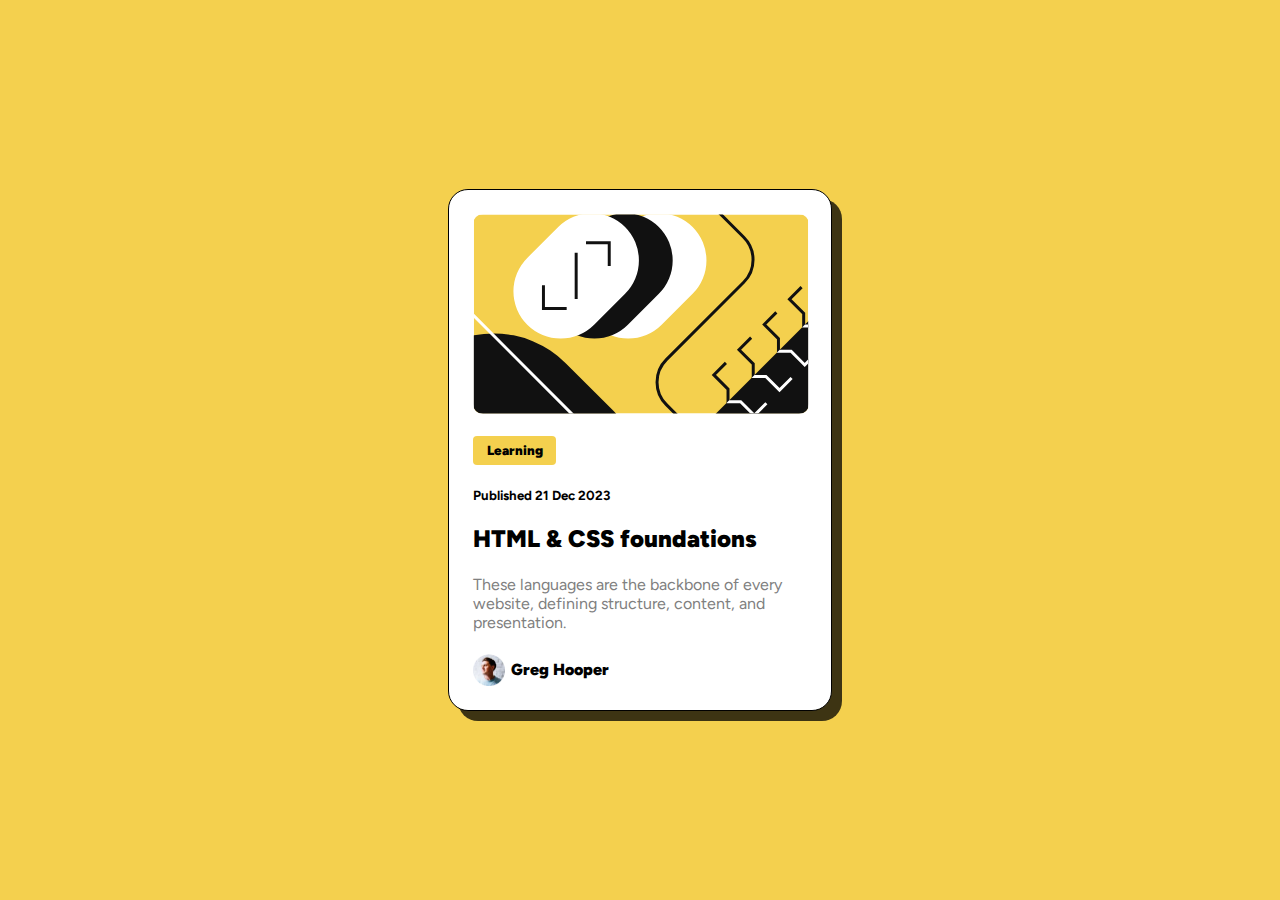
<file: blog-preview-card-main/index.html>
<!DOCTYPE html>
<html lang="en">
  <head>
    <meta charset="UTF-8" />
    <meta name="viewport" content="width=device-width, initial-scale=1.0" />
    <link
      rel="icon"
      type="image/png"
      sizes="32x32"
      href="./assets/images/favicon-32x32.png"
    />
    <link rel="stylesheet" href="style.css" />
    <style>
      @import url("https://fonts.googleapis.com/css2?family=Figtree:ital,wght@0,300..900;1,300..900&display=swap");
    </style>
    <title>Frontend Mentor | Blog preview card</title>
  </head>
  <body>
    <div class="blog-card">
      <div class="content">
        <img
          id="html-img"
          src="./assets/images/illustration-article.svg"
          alt="html img"
        />
        <button class="learning">Learning</button>
        <h5>Published 21 Dec 2023</h5>
        <h2>HTML & CSS foundations</h2>
        <p>
          These languages are the backbone of every website, defining structure,
          content, and presentation.
        </p>
        <div class="info">
          <img id="user" src="./assets/images/image-avatar.webp" alt="pfp" />
          Greg Hooper
        </div>
      </div>
    </div>
  </body>
</html>
</file>
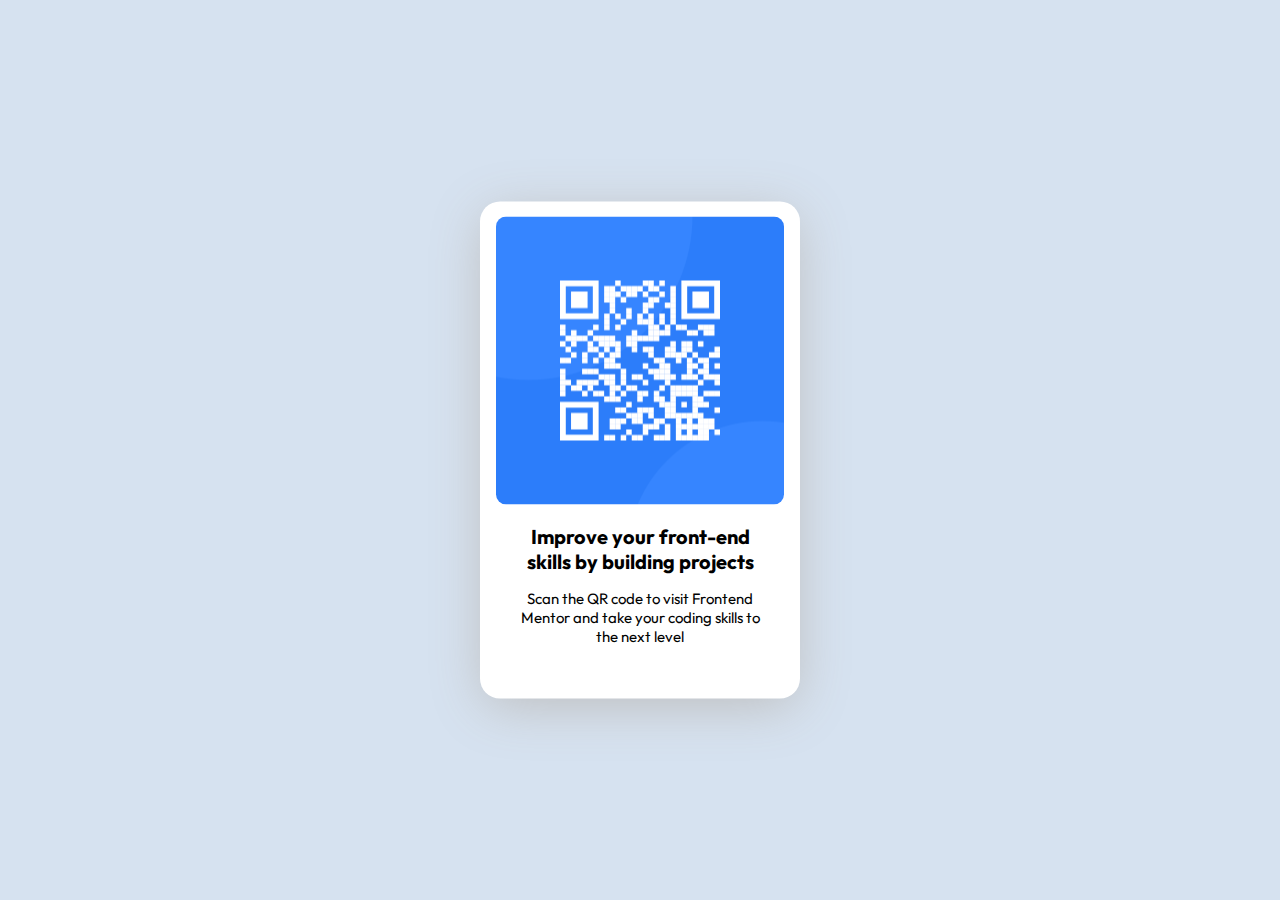
<file: qr-code-component-main/index.html>
<!DOCTYPE html>
<html lang="en">
  <head>
    <meta charset="UTF-8" />
    <meta name="viewport" content="width=device-width, initial-scale=1.0" />
    <!-- displays site properly based on user's device -->
    <link
      rel="icon"
      type="image/png"
      sizes="32x32"
      href="./images/favicon-32x32.png"
    />
    <title>Frontend Mentor | QR code component</title>
    <link rel="stylesheet" href="style.css" />
    <style>
      @import url("https://fonts.googleapis.com/css2?family=Outfit:wght@100..900&display=swap");
    </style>
  </head>
  <body>
    <div class="qr-component">
      <div class="qr-box">
        <img src="./images/image-qr-code.png" alt="error" />
      </div>
      <div class="heading">
        Improve your front-end skills by building projects
      </div>
      <p>
        Scan the QR code to visit Frontend Mentor and take your coding skills to
        the next level
      </p>
    </div>
  </body>
</html>
</file>
<file: blog-preview-card-main/style.css>
:root {
  --yellow: hsl(47, 88%, 63%);
  --grey: hsl(0, 0%, 50%);
}

* {
  box-sizing: border-box;
  margin: 0;
  padding: 0;
  font-family: "Figtree", sans-serif;
}

body {
  display: flex;
  justify-content: center;
  align-items: center;
  width: 100%;
  height: 100vh;
  background-color: var(--yellow);
}

.blog-card {
  box-shadow: 10px 10px 0px 0px rgba(0, 0, 0, 0.75);
  width: 24rem;
  height: 32.6rem;
  background-color: white;
  border: 1px solid black;
  border-radius: 20px;
}

.content {
  display: flex;
  flex-direction: column;
  justify-content: space-between;
  height: 100%;
  padding: 1.5rem;
}

#html-img {
  width: 21rem;
  height: 12.5rem;
  border-radius: 10px;
}

.learning {
  width: 5.2rem;
  height: 1.8rem;
  background-color: var(--yellow);
  border: 0;
  border-radius: 4px;
  font-weight: 900;
}

h2 {
  font-weight: 900;
}

h2:hover {
  cursor: pointer;
  color: var(--yellow);
}

p {
  color: var(--grey);
}

.info {
  display: flex;
  justify-content: space-between;
  align-items: center;
  width: 8.5rem;
  height: 2rem;
  font-weight: 900;
}

#user {
  width: 2rem;
  height: 2rem;
}
</file>
<file: qr-code-component-main/style.css>
* {
  font-family: "Outfit", sans-serif;
  font-weight: 400;
}

body {
  background-color: hsl(212, 45%, 89%);
}

.qr-component {
  position: absolute;
  top: 50%;
  left: 50%;
  transform: translate(-50%, -50%);
  display: flex;
  flex-direction: column;
  align-items: center;
  width: 320px;
  height: 497px;
  background-color: white;
  border-radius: 20px;
  box-shadow: 0px 10px 53px -4px rgba(189, 189, 189, 1);
}

img {
  width: 288px;
  height: 288px;
  margin-top: 15px;
  border-radius: 10px;
}

.heading {
  width: 80%;
  margin-top: 15px;
  font-size: 20px;
  font-weight: 700;
  text-align: center;
}

p {
  width: 80%;
  font-size: 15px;
  text-align: center;
}
</file>
